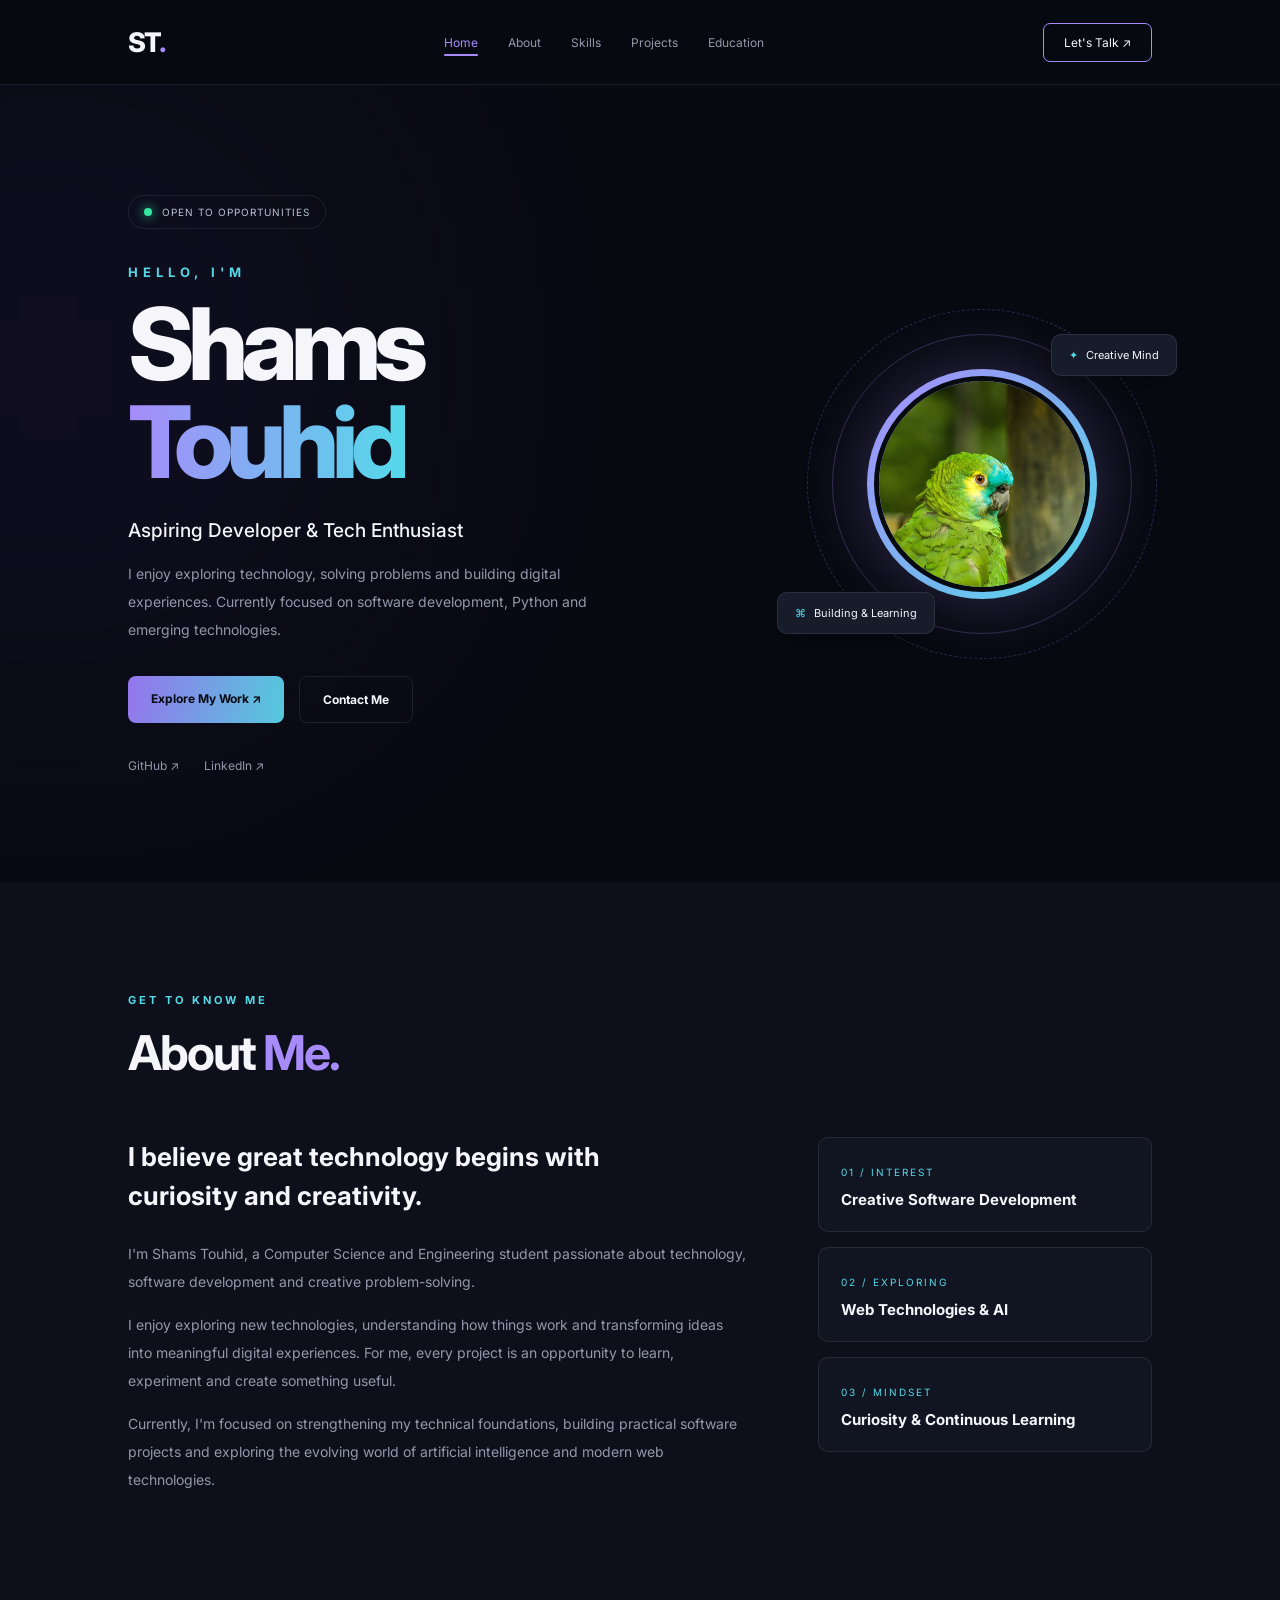
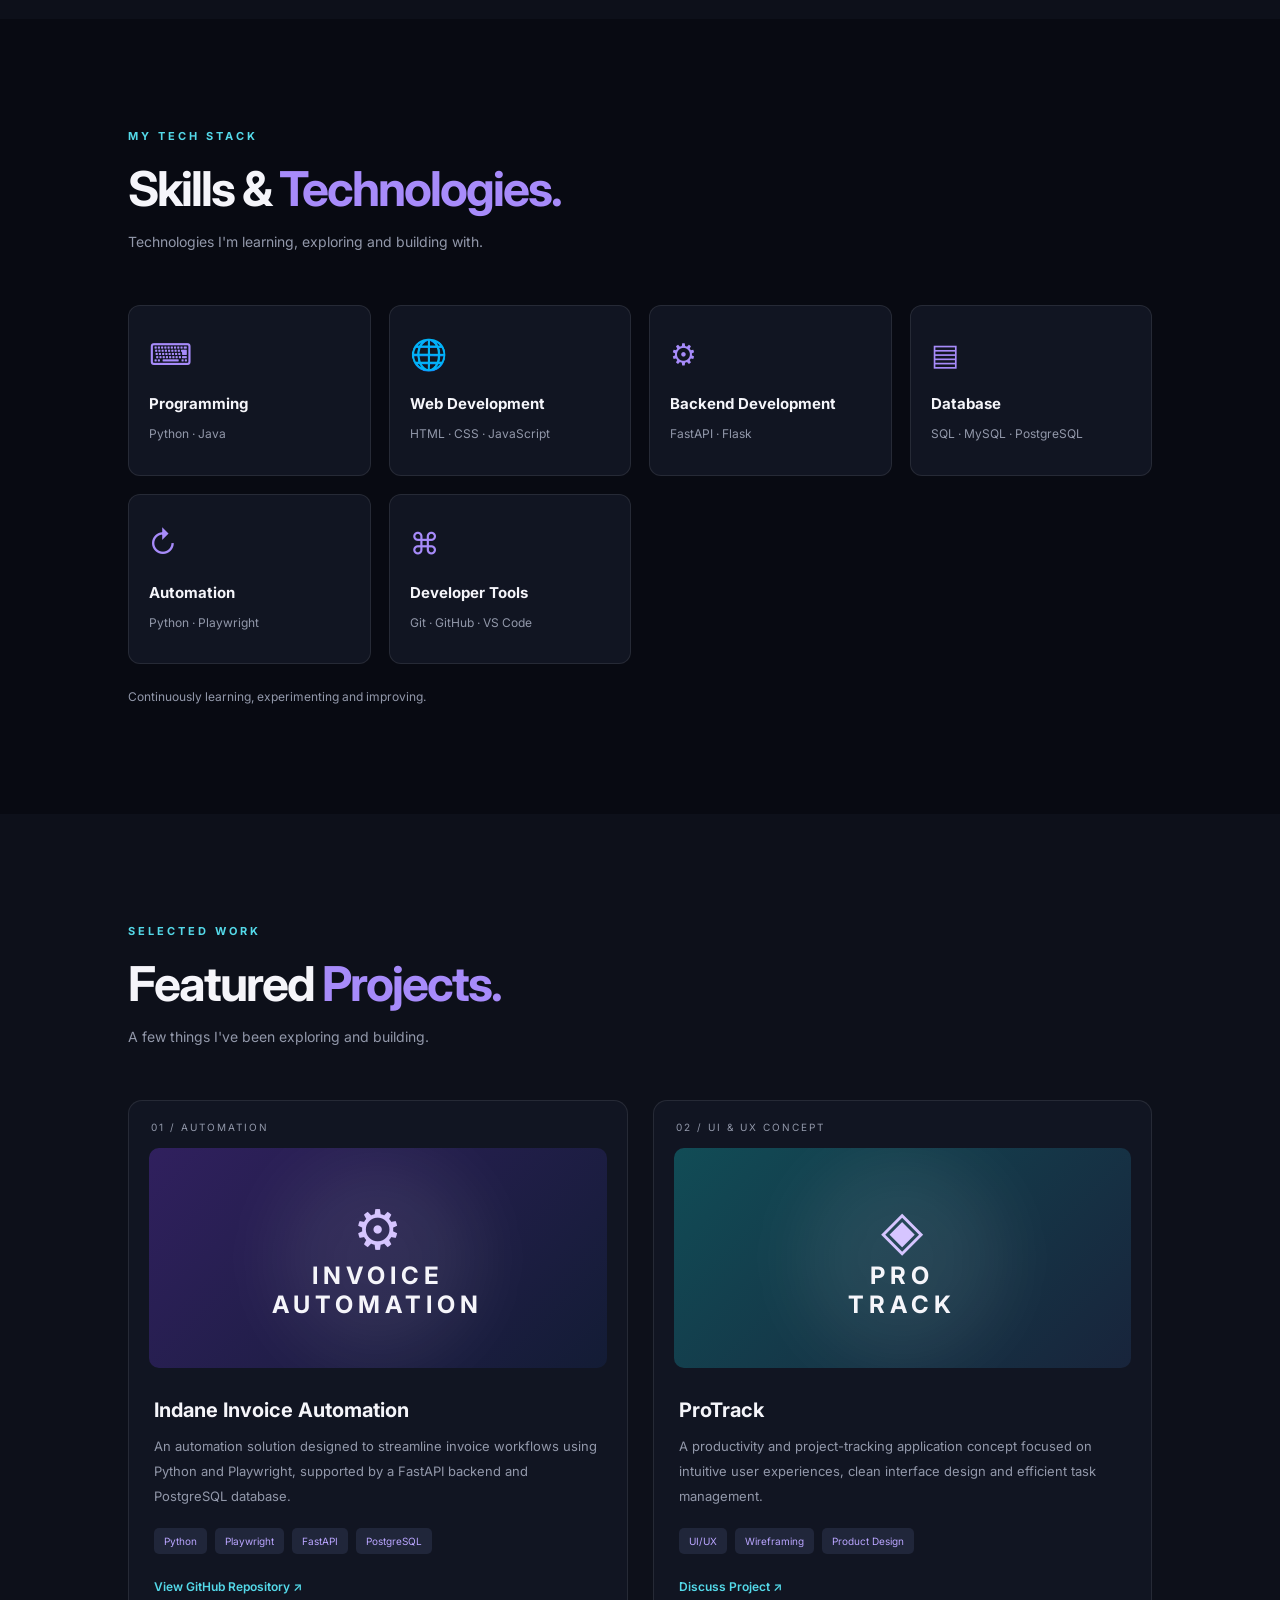
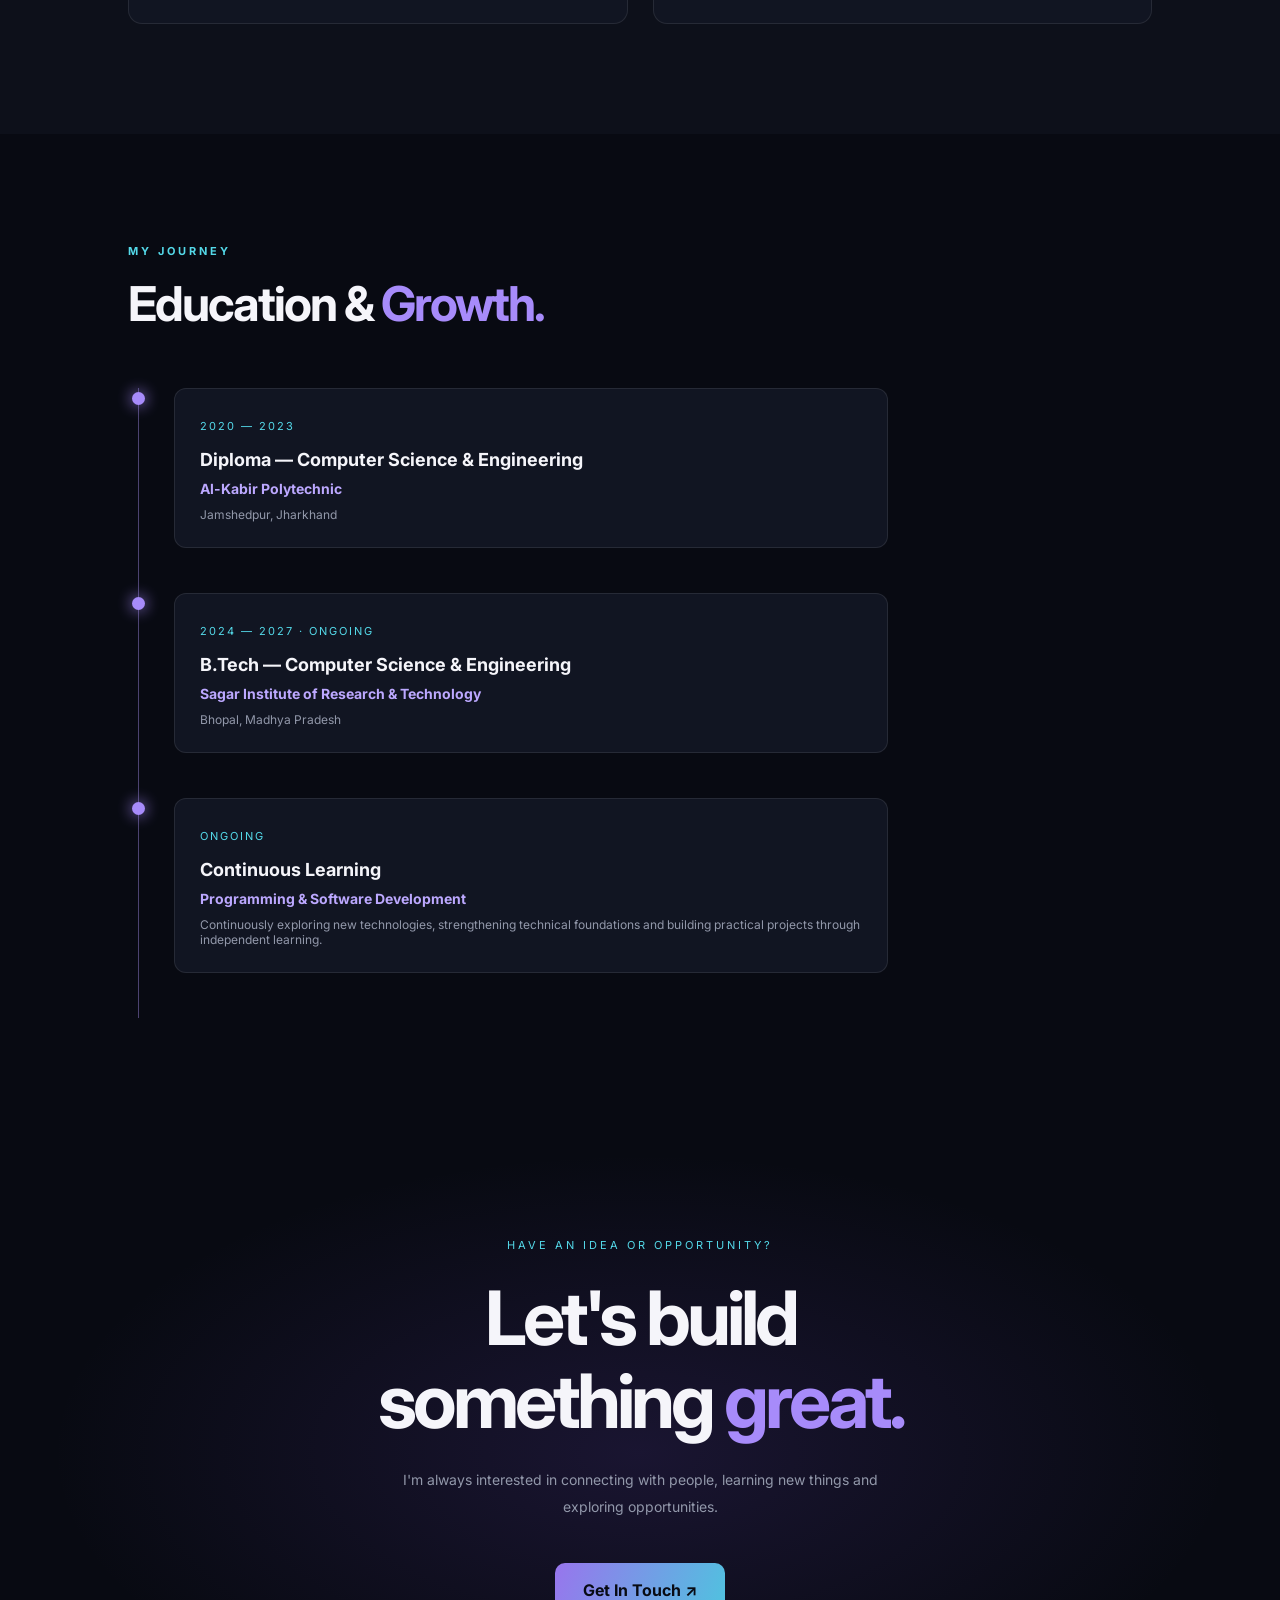
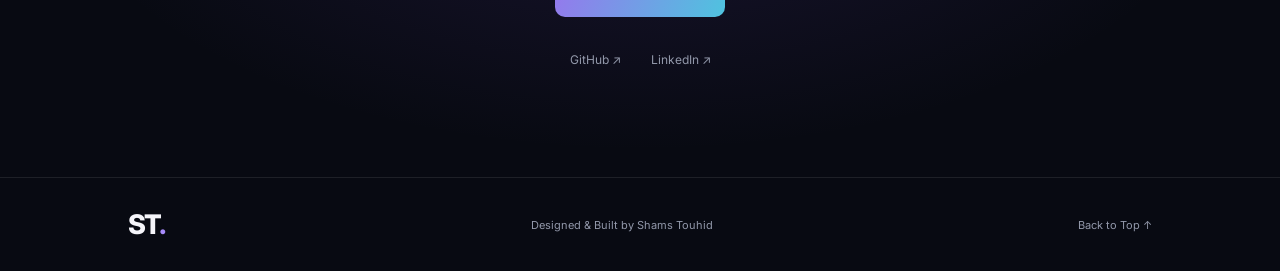
<file: index.html>
<!DOCTYPE html>
<html lang="en">

<head>
    <!-- Character Encoding & Responsive Design -->
    <meta charset="UTF-8">
    <meta name="viewport" content="width=device-width, initial-scale=1.0">

    <!-- SEO Metadata -->
    <title>Shams Touhid | Creative Developer & Software Enthusiast</title>

    <meta name="description"
        content="Explore the portfolio of Shams Touhid, a Computer Science and Engineering student passionate about creative development, software engineering, web technologies and emerging technologies.">

    <meta name="author" content="Shams Touhid">

    <meta name="keywords"
        content="Shams Touhid, Creative Developer, Software Developer, Web Development, Python, Java, Portfolio">

    <meta name="robots" content="index, follow">

    <!-- Open Graph Metadata -->
    <meta property="og:type" content="website">
    <meta property="og:title" content="Shams Touhid | Creative Developer">
    <meta property="og:description"
        content="Explore my projects, technical skills and journey in software development.">
    <meta property="og:image" content="https://touhid971.github.io/shams-touhid-portfolio/Social-preview.png">
    <meta property="og:image:width" content="1200">
    <meta property="og:image:height" content="630">
    <meta property="og:image:alt" content="Shams Touhid - Developer Portfolio">
    <!-- CSS Stylesheets -->
    <link rel="stylesheet" href="Style.css">
    <link rel="stylesheet" href="portfolio-fixes.css">

    <!-- Google Fonts -->
    <link rel="preconnect" href="https://fonts.googleapis.com">
    <link rel="preconnect" href="https://fonts.gstatic.com" crossorigin>

    <link
        href="https://fonts.googleapis.com/css2?family=Inter:wght@400;500;600;700;800&display=swap"
        rel="stylesheet">

</head>

<body>

    <!-- ============================= -->
    <!-- NAVIGATION HEADER -->
    <!-- ============================= -->

    <header class="navbar">

        <a href="#home" class="logo">ST<span>.</span></a>

        <button
            type="button"
            class="menu-toggle"
            id="menuToggle"
            aria-label="Open navigation"
            aria-expanded="false"
            aria-controls="mainNav">

            <span></span>
            <span></span>
            <span></span>

        </button>

        <nav id="mainNav" aria-label="Main navigation">

            <a href="#home">Home</a>
            <a href="#about">About</a>
            <a href="#skills">Skills</a>
            <a href="#projects">Projects</a>
            <a href="#education">Education</a>

        </nav>

        <a href="#contact" class="nav-contact">
            Let's Talk ↗
        </a>

    </header>


    <!-- ============================= -->
    <!-- MAIN CONTENT -->
    <!-- ============================= -->

    <main id="main-content">


        <!-- ============================= -->
        <!-- HERO SECTION -->
        <!-- ============================= -->

        <section id="home" class="hero section">

            <div class="hero-content">

                <div class="availability">
                    <span></span>
                    OPEN TO OPPORTUNITIES
                </div>

                <p class="intro">HELLO, I'M</p>

                <h1>
                    Shams<br>
                    <span>Touhid</span>
                </h1>

                <h2>
                    Aspiring Developer & Tech Enthusiast
                </h2>

                <p class="hero-description">
                    I enjoy exploring technology, solving problems
                    and building digital experiences. Currently
                    focused on software development, Python and
                    emerging technologies.
                </p>

                <div class="hero-buttons">

                    <a href="#projects" class="btn primary">
                        Explore My Work ↗
                    </a>

                    <a href="#contact" class="btn secondary">
                        Contact Me
                    </a>

                </div>

                <div class="social-text">

                    <a
                        href="https://github.com/Touhid971"
                        target="_blank"
                        rel="noopener noreferrer">

                        GitHub ↗

                    </a>

                    <a
                        href="https://www.linkedin.com/in/shams-touhid071/"
                        target="_blank"
                        rel="noopener noreferrer">

                        LinkedIn ↗

                    </a>

                </div>

            </div>


            <div class="hero-visual">

                <div class="orbit orbit-one"></div>
                <div class="orbit orbit-two"></div>

                <div class="hero-image">

                    <img
                        src="parrot.jpg"
                        alt="Profile image displayed in Shams Touhid's developer portfolio"
                        width="400"
                        height="400"
                        decoding="async"
                        fetchpriority="high"
                    >


                </div>

                <div class="floating-card card-top">
                    <span>✦</span> Creative Mind
                </div>

                <div class="floating-card card-bottom">
                    <span>⌘</span> Building & Learning
                </div>

            </div>

        </section>


        <!-- ============================= -->
        <!-- ABOUT SECTION -->
        <!-- ============================= -->

        <section id="about" class="section about">

            <div class="section-heading reveal">

                <p>GET TO KNOW ME</p>

                <h2>About <span>Me.</span></h2>

            </div>


            <div class="about-grid">

                <div class="about-main reveal">

                    <h3>
                        I believe great technology begins
                        with curiosity and creativity.
                    </h3>

                    <p>
                        I'm Shams Touhid, a Computer Science and
                        Engineering student passionate about
                        technology, software development and
                        creative problem-solving.
                    </p>

                    <p>
                        I enjoy exploring new technologies,
                        understanding how things work and
                        transforming ideas into meaningful
                        digital experiences. For me, every
                        project is an opportunity to learn,
                        experiment and create something useful.
                    </p>

                    <p>
                        Currently, I'm focused on strengthening
                        my technical foundations, building
                        practical software projects and exploring
                        the evolving world of artificial
                        intelligence and modern web technologies.
                    </p>

                </div>


                <div class="about-details reveal">

                    <div class="detail-card">

                        <span>01 / INTEREST</span>

                        <h4>Creative Software Development</h4>

                    </div>


                    <div class="detail-card">

                        <span>02 / EXPLORING</span>

                        <h4>Web Technologies & AI</h4>

                    </div>


                    <div class="detail-card">

                        <span>03 / MINDSET</span>

                        <h4>Curiosity & Continuous Learning</h4>

                    </div>

                </div>

            </div>

        </section>


        <!-- ============================= -->
        <!-- SKILLS SECTION -->
        <!-- ============================= -->

        <section id="skills" class="section skills">

            <div class="section-heading reveal">

                <p>MY TECH STACK</p>

                <h2>Skills & <span>Technologies.</span></h2>

                <p class="section-description">
                    Technologies I'm learning, exploring and building with.
                </p>

            </div>


            <div class="skills-grid">

                <!-- Programming -->
                <div class="skill-card reveal">

                    <span class="skill-icon">⌨</span>

                    <h3>Programming</h3>

                    <p>Python · Java</p>

                </div>


                <!-- Web Development -->
                <div class="skill-card reveal">

                    <span class="skill-icon">🌐</span>

                    <h3>Web Development</h3>

                    <p>HTML · CSS · JavaScript</p>

                </div>


                <!-- Backend Development -->
                <div class="skill-card reveal">

                    <span class="skill-icon">⚙</span>

                    <h3>Backend Development</h3>

                    <p>FastAPI · Flask</p>

                </div>


                <!-- Database -->
                <div class="skill-card reveal">

                    <span class="skill-icon">▤</span>

                    <h3>Database</h3>

                    <p>SQL · MySQL · PostgreSQL</p>

                </div>


                <!-- Automation -->
                <div class="skill-card reveal">

                    <span class="skill-icon">↻</span>

                    <h3>Automation</h3>

                    <p>Python · Playwright</p>

                </div>


                <!-- Developer Tools -->
                <div class="skill-card reveal">

                    <span class="skill-icon">⌘</span>

                    <h3>Developer Tools</h3>

                    <p>Git · GitHub · VS Code</p>

                </div>

            </div>


            <p class="skills-note">
                Continuously learning, experimenting and improving.
            </p>

        </section>


        <!-- ============================= -->
        <!-- PROJECTS SECTION -->
        <!-- ============================= -->

        <section id="projects" class="section projects">

            <div class="section-heading reveal">

                <p>SELECTED WORK</p>

                <h2>Featured <span>Projects.</span></h2>

                <p class="section-description">
                    A few things I've been exploring and building.
                </p>

            </div>


            <div class="projects-grid">

                <!-- Project One: Indane Invoice Automation -->
                <article class="project-card reveal">

                    <div class="project-number">
                        01 / AUTOMATION
                    </div>

                    <div class="project-visual project-one">

                        <span class="project-symbol">⚙</span>

                        <h3>
                            INVOICE<br>
                            AUTOMATION
                        </h3>

                    </div>


                    <div class="project-info">

                        <h3>Indane Invoice Automation</h3>

                        <p>
                            An automation solution designed to streamline
                            invoice workflows using Python and Playwright,
                            supported by a FastAPI backend and PostgreSQL
                            database.
                        </p>

                        <div class="tags">

                            <span>Python</span>
                            <span>Playwright</span>
                            <span>FastAPI</span>
                            <span>PostgreSQL</span>

                        </div>

                        <a
                            href="https://github.com/Touhid971/indane-invoice-automation-v2"
                            target="_blank"
                            rel="noopener noreferrer"
                            class="project-link">

                            View GitHub Repository ↗

                        </a>

                    </div>

                </article>


                <!-- Project Two: ProTrack -->
                <article class="project-card reveal">

                    <div class="project-number">
                        02 / UI & UX CONCEPT
                    </div>

                    <div class="project-visual project-two">

                        <span class="project-symbol">◈</span>

                        <h3>
                            PRO<br>
                            TRACK
                        </h3>

                    </div>


                    <div class="project-info">

                        <h3>ProTrack</h3>

                        <p>
                            A productivity and project-tracking application
                            concept focused on intuitive user experiences,
                            clean interface design and efficient task
                            management.
                        </p>

                        <div class="tags">

                            <span>UI/UX</span>
                            <span>Wireframing</span>
                            <span>Product Design</span>

                        </div>

                        <a href="#contact" class="project-link">
                            Discuss Project ↗
                        </a>

                    </div>

                </article>

            </div>

        </section>


        <!-- ============================= -->
        <!-- EDUCATION SECTION -->
        <!-- ============================= -->

        <section id="education" class="section education">

            <div class="section-heading reveal">

                <p>MY JOURNEY</p>

                <h2>Education & <span>Growth.</span></h2>

            </div>


            <div class="timeline">

                <!-- Diploma -->
                <div class="timeline-item reveal">

                    <div class="timeline-dot"></div>

                    <div class="timeline-content">

                        <span>2020 — 2023</span>

                        <h3>
                            Diploma — Computer Science & Engineering
                        </h3>

                        <h4>Al-Kabir Polytechnic</h4>

                        <p>Jamshedpur, Jharkhand</p>

                    </div>

                </div>


                <!-- Bachelor's Degree -->
                <div class="timeline-item reveal">

                    <div class="timeline-dot"></div>

                    <div class="timeline-content">

                        <span>2024 — 2027 · ONGOING</span>

                        <h3>
                            B.Tech — Computer Science & Engineering
                        </h3>

                        <h4>
                            Sagar Institute of Research & Technology
                        </h4>

                        <p>Bhopal, Madhya Pradesh</p>

                    </div>

                </div>


                <!-- Continuous Learning -->
                <div class="timeline-item reveal">

                    <div class="timeline-dot"></div>

                    <div class="timeline-content">

                        <span>ONGOING</span>

                        <h3>Continuous Learning</h3>

                        <h4>Programming & Software Development</h4>

                        <p>
                            Continuously exploring new technologies,
                            strengthening technical foundations and
                            building practical projects through
                            independent learning.
                        </p>

                    </div>

                </div>

            </div>

        </section>


        <!-- ============================= -->
        <!-- CONTACT SECTION -->
        <!-- ============================= -->

        <section id="contact" class="section contact">

            <div class="contact-box reveal">

                <p>HAVE AN IDEA OR OPPORTUNITY?</p>

                <h2>
                    Let's build<br>
                    something <span>great.</span>
                </h2>

                <p class="contact-description">
                    I'm always interested in connecting with
                    people, learning new things and exploring
                    opportunities.
                </p>

                <a
                    href="mailto:touhidshams971@gmail.com"
                    class="btn-primary">

                    Get In Touch ↗

                </a>


                <div class="contact-socials">

                    <a
                        href="https://github.com/Touhid971"
                        target="_blank"
                        rel="noopener noreferrer">

                        GitHub ↗

                    </a>

                    <a
                        href="https://www.linkedin.com/in/shams-touhid071/"
                        target="_blank"
                        rel="noopener noreferrer">

                        LinkedIn ↗

                    </a>

                </div>

            </div>

        </section>

    </main>


    <!-- ============================= -->
    <!-- FOOTER -->
    <!-- ============================= -->

    <footer>

        <a href="#home" class="logo">
            ST<span>.</span>
        </a>

        <p>Designed & Built by Shams Touhid</p>

        <a href="#home">
            Back to Top ↑
        </a>

    </footer>


    <!-- ============================= -->
    <!-- JAVASCRIPT -->
    <!-- ============================= -->

    <script src="script.js" defer></script>

</body>

</html>
</file>
<file: Style.css>
/* =========================
   GLOBAL SETTINGS
========================= */

:root {
    --bg: #080a12;
    --card: #111522;
    --purple: #a78bfa;
    --cyan: #54d9e9;
    --white: #f5f5fa;
    --muted: #9298aa;
    --border: rgba(255,255,255,0.09);
}

* {
    margin: 0;
    padding: 0;
    box-sizing: border-box;
}

html {
    scroll-behavior: auto;
    scroll-padding-top: 90px;
}

body {
    background: var(--bg);
    color: var(--white);
    font-family: 'Inter', sans-serif;
    overflow-x: hidden;
}

a {
    color: inherit;
    text-decoration: none;
}

::selection {
    background: var(--purple);
    color: white;
}

button {
    font: inherit;
}

.section {
    padding: 110px 10%;
    position: relative;
}

.section-heading {
    margin-bottom: 55px;
}

.section-heading > p:first-child {
    color: var(--cyan);
    font-size: 11px;
    font-weight: 700;
    letter-spacing: 3px;
    margin-bottom: 16px;
}

.section-heading h2 {
    font-size: clamp(32px, 5vw, 48px);
    letter-spacing: -2px;
}

.section-heading h2 span,
.contact-box h2 span {
    color: var(--purple);
}

.section-description {
    color: var(--muted);
    margin-top: 15px;
    font-size: 14px;
}


/* =========================
   NAVIGATION
========================= */

.navbar {
    height: 85px;
    padding: 0 10%;
    display: flex;
    justify-content: space-between;
    align-items: center;
    position: sticky;
    top: 0;
    z-index: 100;
    background: rgba(8,10,18,0.85);
    backdrop-filter: blur(20px);
    -webkit-backdrop-filter: blur(20px);
    border-bottom: 1px solid var(--border);
}

.logo {
    font-size: 27px;
    font-weight: 800;
    letter-spacing: -2px;
}

.logo span {
    color: var(--purple);
}

.navbar nav {
    display: flex;
    gap: 30px;
}

.navbar nav a {
    font-size: 12px;
    color: var(--muted);
    transition: 0.3s;
}

.navbar nav a:hover {
    color: var(--purple);
}

.nav-contact {
    padding: 11px 20px;
    border: 1px solid var(--purple);
    border-radius: 7px;
    font-size: 12px;
    transition: 0.3s;
}

.nav-contact:hover {
    background: var(--purple);
    color: #080a12;
}

/* Hamburger button - hidden on desktop */

.menu-toggle {
    display: none;
    color: var(--white);
}


/* =========================
   HERO
========================= */

.hero {
    min-height: 650px;
    display: flex;
    align-items: center;
    justify-content: space-between;
    gap: 60px;
    overflow: hidden;
}

.hero::before {
    content: "";
    position: absolute;
    width: 400px;
    height: 400px;
    background: #6038b7;
    filter: blur(180px);
    opacity: 0.2;
    top: 10%;
    left: -150px;
    pointer-events: none;
}

.hero-content {
    max-width: 580px;
    position: relative;
    z-index: 2;
    animation: slideIn 1s ease both;
}

.availability {
    display: inline-flex;
    align-items: center;
    gap: 10px;
    padding: 10px 15px;
    border: 1px solid var(--border);
    border-radius: 30px;
    color: #b8c3d1;
    font-size: 10px;
    letter-spacing: 1px;
    margin-bottom: 35px;
}

.availability span {
    height: 8px;
    width: 8px;
    background: #36e7a1;
    border-radius: 50%;
    box-shadow: 0 0 12px #36e7a1;
    animation: pulse 1.5s infinite;
}

.intro {
    color: var(--cyan);
    letter-spacing: 5px;
    font-size: 13px;
    font-weight: 700;
    margin-bottom: 15px;
}

.hero h1 {
    font-size: clamp(65px, 9vw, 100px);
    line-height: 0.98;
    letter-spacing: -7px;
    font-weight: 800;
}

.hero h1 span {
    background: linear-gradient(90deg, #a78bfa, #54d9e9);
    background-clip: text;
    -webkit-background-clip: text;
    color: transparent;
}

.hero h2 {
    margin-top: 28px;
    font-size: 19px;
    font-weight: 500;
}

.hero-description {
    max-width: 470px;
    color: var(--muted);
    font-size: 14px;
    line-height: 2;
    margin-top: 18px;
}

.hero-buttons {
    display: flex;
    gap: 15px;
    margin-top: 32px;
    flex-wrap: wrap;
}

.btn {
    display: inline-block;
    padding: 15px 23px;
    border-radius: 8px;
    font-size: 12px;
    font-weight: 700;
    transition: 0.3s;
}

.primary {
    background: linear-gradient(100deg, #9575ed, #54c9dc);
    color: #080a12;
}

.primary:hover {
    transform: translateY(-5px);
    box-shadow: 0 12px 30px rgba(167,139,250,0.25);
}

.secondary {
    border: 1px solid var(--border);
}

.secondary:hover {
    border-color: var(--purple);
    color: var(--purple);
    transform: translateY(-5px);
}

.social-text {
    display: flex;
    gap: 25px;
    margin-top: 35px;
}

.social-text a {
    font-size: 12px;
    color: var(--muted);
    transition: 0.3s;
}

.social-text a:hover {
    color: var(--cyan);
}


/* =========================
   HERO IMAGE
========================= */

.hero-visual {
    width: 340px;
    height: 340px;
    position: relative;
    flex-shrink: 0;
    display: flex;
    justify-content: center;
    align-items: center;
    animation: fadeIn 1.5s ease;
}

.hero-image {
    width: 230px;
    height: 230px;
    padding: 7px;
    border-radius: 50%;
    background: linear-gradient(135deg, var(--purple), var(--cyan));
    box-shadow: 0 0 65px rgba(167,139,250,0.25);
    animation: float 4s ease-in-out infinite;
    z-index: 2;
}

.hero-image img {
    height: 100%;
    width: 100%;
    border-radius: 50%;
    object-fit: cover;
    border: 5px solid var(--bg);
}

.orbit {
    position: absolute;
    border: 1px solid rgba(167,139,250,0.25);
    border-radius: 50%;
}

.orbit-one {
    width: 300px;
    height: 300px;
    animation: rotate 15s linear infinite;
}

.orbit-two {
    width: 350px;
    height: 350px;
    border-style: dashed;
    animation: rotate 25s linear infinite reverse;
}

.floating-card {
    position: absolute;
    padding: 13px 17px;
    border-radius: 10px;
    background: #171c2b;
    border: 1px solid var(--border);
    font-size: 11px;
    box-shadow: 0 10px 30px rgba(0,0,0,0.3);
    z-index: 3;
}

.floating-card span {
    color: var(--cyan);
    margin-right: 5px;
}

.card-top {
    top: 20px;
    right: -25px;
}

.card-bottom {
    bottom: 20px;
    left: -35px;
}


/* =========================
   ABOUT
========================= */

.about {
    background: #0d101a;
}

.about-grid {
    display: grid;
    grid-template-columns: 1.3fr 0.7fr;
    gap: 70px;
}

.about-main h3 {
    font-size: 26px;
    line-height: 1.5;
    margin-bottom: 25px;
    max-width: 570px;
}

.about-main p {
    color: var(--muted);
    font-size: 14px;
    line-height: 2;
    margin-bottom: 15px;
}

.about-details {
    display: flex;
    flex-direction: column;
    gap: 15px;
}

.detail-card {
    padding: 22px;
    background: var(--card);
    border: 1px solid var(--border);
    border-radius: 10px;
    transition: 0.3s;
}

.detail-card:hover {
    transform: translateX(8px);
    border-color: var(--purple);
}

.detail-card span {
    color: var(--cyan);
    font-size: 10px;
    letter-spacing: 2px;
}

.detail-card h4 {
    margin-top: 10px;
    font-size: 15px;
}


/* =========================
   SKILLS
========================= */

.skills-grid {
    display: grid;
    grid-template-columns: repeat(4, 1fr);
    gap: 18px;
}

.skill-card {
    padding: 30px 20px;
    background: var(--card);
    border: 1px solid var(--border);
    border-radius: 12px;
    transition: 0.35s;
}

.skill-card:hover {
    transform: translateY(-8px);
    border-color: var(--purple);
    box-shadow: 0 15px 35px rgba(0,0,0,0.2);
}

.skill-icon {
    font-size: 30px;
    color: var(--purple);
}

.skill-card h3 {
    font-size: 15px;
    margin-top: 22px;
}

.skill-card p {
    color: var(--muted);
    font-size: 12px;
    margin-top: 10px;
    line-height: 1.8;
}

.skills-note {
    color: var(--muted);
    font-size: 12px;
    margin-top: 25px;
}


/* =========================
   PROJECTS
========================= */

.projects {
    background: #0d101a;
}

.projects-grid {
    display: grid;
    grid-template-columns: repeat(2, 1fr);
    gap: 25px;
}

.project-card {
    overflow: hidden;
    background: var(--card);
    border: 1px solid var(--border);
    border-radius: 14px;
    transition: 0.35s;
}

.project-card:hover {
    transform: translateY(-8px);
    border-color: var(--purple);
}

.project-number {
    color: var(--muted);
    font-size: 10px;
    letter-spacing: 2px;
    padding: 20px 22px 0;
}

.project-visual {
    min-height: 220px;
    margin: 15px 20px;
    border-radius: 10px;
    display: flex;
    flex-direction: column;
    justify-content: center;
    align-items: center;
    position: relative;
    overflow: hidden;
}

.project-one {
    background: linear-gradient(135deg, #30205e, #131c35);
}

.project-two {
    background: linear-gradient(135deg, #114c56, #18243b);
}

.project-visual::before {
    content: "";
    position: absolute;
    width: 200px;
    height: 200px;
    border-radius: 50%;
    background: rgba(255,255,255,0.08);
    filter: blur(35px);
}

.project-symbol {
    font-size: 55px;
    color: #d6c5ff;
    z-index: 1;
}

.project-visual h3 {
    font-size: 24px;
    letter-spacing: 5px;
    line-height: 1.2;
    text-align: center;
    z-index: 1;
}

.project-info {
    padding: 15px 25px 28px;
}

.project-info h3 {
    font-size: 20px;
}

.project-info p {
    color: var(--muted);
    font-size: 13px;
    line-height: 1.9;
    margin-top: 12px;
}

.tags {
    display: flex;
    flex-wrap: wrap;
    gap: 8px;
    margin-top: 20px;
}

.tags span {
    padding: 7px 10px;
    background: #20263a;
    color: #b9a5ff;
    border-radius: 5px;
    font-size: 10px;
}

.project-link {
    display: inline-block;
    color: var(--cyan);
    font-size: 12px;
    margin-top: 25px;
    font-weight: 600;
}

.project-link:hover {
    color: white;
}


/* =========================
   EDUCATION
========================= */

.timeline {
    max-width: 750px;
    margin-left: 10px;
    border-left: 1px solid #4c4371;
}

.timeline-item {
    position: relative;
    padding: 0 0 45px 35px;
}

.timeline-dot {
    position: absolute;
    left: -7px;
    top: 4px;
    width: 13px;
    height: 13px;
    background: var(--purple);
    border-radius: 50%;
    box-shadow: 0 0 15px var(--purple);
}

.timeline-content {
    background: var(--card);
    border: 1px solid var(--border);
    border-radius: 12px;
    padding: 25px;
}

.timeline-content span {
    color: var(--cyan);
    font-size: 11px;
    letter-spacing: 2px;
}

.timeline-content h3 {
    margin-top: 15px;
    font-size: 18px;
}

.timeline-content h4 {
    margin-top: 10px;
    color: #bca8ff;
    font-size: 14px;
}

.timeline-content p {
    color: var(--muted);
    font-size: 12px;
    margin-top: 10px;
}


/* =========================
   CONTACT
========================= */

.contact {
    background:
        radial-gradient(
            ellipse at center,
            rgba(106,70,190,0.18),
            transparent 65%
        );
    text-align: center;
}

.contact-box {
    max-width: 700px;
    margin: auto;
}

.contact-box > p:first-child {
    color: var(--cyan);
    font-size: 11px;
    letter-spacing: 3px;
    margin-bottom: 25px;
}

.contact-box h2 {
    font-size: clamp(45px, 7vw, 75px);
    line-height: 1.1;
    letter-spacing: -4px;
}

.contact-description {
    color: var(--muted);
    font-size: 14px;
    line-height: 1.9;
    max-width: 480px;
    margin: 25px auto;
}

.contact-socials {
    display: flex;
    justify-content: center;
    gap: 30px;
    margin-top: 35px;
}

.contact-socials a {
    font-size: 12px;
    color: var(--muted);
}

.contact-socials a:hover {
    color: var(--cyan);
}


/* =========================
   FOOTER
========================= */

footer {
    padding: 30px 10%;
    border-top: 1px solid var(--border);
    display: flex;
    justify-content: space-between;
    align-items: center;
    gap: 15px;
}

footer p,
footer > a:last-child {
    font-size: 11px;
    color: var(--muted);
}

footer > a:last-child:hover {
    color: var(--purple);
}


/* =========================
   ANIMATIONS
========================= */

@keyframes slideIn {
    from {
        opacity: 0;
        transform: translateX(-40px);
    }

    to {
        opacity: 1;
        transform: translateX(0);
    }
}

@keyframes fadeIn {
    from {
        opacity: 0;
        transform: scale(0.8);
    }

    to {
        opacity: 1;
        transform: scale(1);
    }
}

@keyframes float {
    0%, 100% {
        transform: translateY(0);
    }

    50% {
        transform: translateY(-15px);
    }
}

@keyframes rotate {
    from {
        transform: rotate(0deg);
    }

    to {
        transform: rotate(360deg);
    }
}

@keyframes pulse {
    50% {
        opacity: 0.4;
        box-shadow: 0 0 3px #36e7a1;
    }
}


/* =========================
   SCROLL REVEAL
========================= */

.reveal {
    opacity: 0;
    transform: translateY(25px);
    transition: opacity 0.7s ease, transform 0.7s ease;
}

.reveal.visible {
    opacity: 1;
    transform: translateY(0);
}


/* =========================
   RESPONSIVE DESIGN
========================= */

@media (max-width: 1000px) {

    .section {
        padding: 90px 7%;
    }

    .navbar {
        padding: 0 7%;
    }

    .hero {
        gap: 25px;
    }

    .hero-visual {
        transform: scale(0.85);
    }

    .skills-grid {
        grid-template-columns: repeat(2, 1fr);
    }

    .about-grid {
        gap: 40px;
    }
}


/* =========================
   TABLET AND MOBILE
========================= */

@media (max-width: 700px) {

    .navbar {
        position: sticky;
        height: 75px;
        min-height: 75px;
        padding: 0 6%;
        flex-wrap: nowrap;
        gap: 12px;
    }

    .logo {
        margin-right: auto;
    }

    /* Hamburger button */

    .menu-toggle {
        order: 2;
        display: flex;
        width: 42px;
        height: 42px;
        padding: 9px;
        flex-direction: column;
        justify-content: center;
        align-items: center;
        gap: 5px;
        border: 1px solid var(--border);
        border-radius: 8px;
        background: var(--card);
        cursor: pointer;
        z-index: 102;
    }

    .menu-toggle span {
        display: block;
        width: 20px;
        height: 2px;
        border-radius: 2px;
        background: var(--white);
        transition: transform 0.3s ease, opacity 0.3s ease;
    }

    /* Hamburger changes into X */

    .menu-toggle.active span:first-child {
        transform: translateY(7px) rotate(45deg);
    }

    .menu-toggle.active span:nth-child(2) {
        opacity: 0;
    }

    .menu-toggle.active span:last-child {
        transform: translateY(-7px) rotate(-45deg);
    }

    /* Mobile navigation dropdown */

    .navbar nav {
        display: none;
        position: absolute;
        top: 100%;
        left: 0;
        right: 0;
        order: 4;
        width: 100%;
        padding: 18px 6% 22px;
        flex-direction: column;
        align-items: stretch;
        gap: 0;
        background: rgba(8, 10, 18, 0.98);
        border-bottom: 1px solid var(--border);
        box-shadow: 0 18px 30px rgba(0, 0, 0, 0.25);
    }

    .navbar nav.open {
        display: flex;
    }

    .navbar nav a {
        display: block;
        padding: 13px 4px;
        font-size: 13px;
        border-bottom: 1px solid var(--border);
    }

    .navbar nav a:last-child {
        border-bottom: 0;
    }

    .nav-contact {
        order: 3;
        padding: 9px 13px;
        font-size: 11px;
        white-space: nowrap;
    }

    .section {
        padding: 75px 7%;
    }

    .hero {
        flex-direction: column-reverse;
        text-align: center;
        padding-top: 65px;
        gap: 40px;
    }

    .hero-visual {
        transform: scale(0.85);
        margin: -15px 0;
    }

    .hero-buttons,
    .social-text {
        justify-content: center;
    }

    .hero-description {
        margin-left: auto;
        margin-right: auto;
    }

    .hero h1 {
        font-size: 68px;
        letter-spacing: -4px;
    }

    .about-grid {
        grid-template-columns: 1fr;
        gap: 35px;
    }

    .projects-grid {
        grid-template-columns: 1fr;
    }

    .contact-box h2 {
        letter-spacing: -2px;
    }

    footer {
        flex-direction: column;
        text-align: center;
    }
}


/* =========================
   SMALL MOBILE
========================= */

@media (max-width: 400px) {

    .hero-visual {
        transform: scale(0.72);
        margin: -35px 0;
    }

    .hero h1 {
        font-size: 58px;
    }

    .skills-grid {
        grid-template-columns: 1fr;
    }

    .hero-buttons .btn {
        padding: 13px 15px;
    }

    .nav-contact {
        padding: 8px 10px;
        font-size: 10px;
    }
}


/* =========================
   ACCESSIBILITY
========================= */

a:focus-visible,
button:focus-visible {
    outline: 2px solid var(--cyan);
    outline-offset: 4px;
}


/* =========================
   REDUCED MOTION
========================= */

@media (prefers-reduced-motion: reduce) {

    *,
    *::before,
    *::after {
        animation: none !important;
        transition: none !important;
        scroll-behavior: auto !important;
    }

    .reveal {
        opacity: 1;
        transform: none;
    }
}



/* =========================
   NAVIGATION CLICK FIX
========================= */

header.navbar {
    position: sticky;
    top: 0;
    z-index: 1000;
    isolation: isolate;
}

header.navbar nav {
    position: relative;
    z-index: 1001;
}

header.navbar nav a,
header.navbar > a,
header.navbar button {
    position: relative;
    pointer-events: auto;
    touch-action: manipulation;
    cursor: pointer;
}

/* Keep mobile dropdown above page content */

@media (max-width: 700px) {

    header.navbar nav {
        position: absolute;
        z-index: 1001;
    }

    header.navbar nav.open {
        display: flex;
    }

}
</file>
<file: portfolio-fixes.css>
/* =========================================
   PORTFOLIO FIXES
   Shams Touhid
   Optimized Version
========================================= */


/* =========================================
   1. GLOBAL FIXES
========================================= */

html {
    scroll-behavior: auto !important;
    scroll-padding-top: 90px;
}

body {
    overflow-x: hidden;
}

img {
    max-width: 100%;
    height: auto;
}

a,
button {
    -webkit-tap-highlight-color: transparent;
    touch-action: manipulation;
}


/* =========================================
   2. NAVIGATION
========================================= */

.navbar {
    position: sticky;
    top: 0;
    z-index: 1000;
    isolation: isolate;
}

.navbar nav {
    position: relative;
    z-index: 1001;
}

.navbar nav a,
.navbar > a,
.navbar button {
    cursor: pointer;
    pointer-events: auto;
}


/* =========================================
   3. HAMBURGER MENU
========================================= */

.menu-toggle {
    display: none;
    width: 42px;
    height: 42px;
    padding: 9px;
    background: #111522;
    border: 1px solid rgba(255,255,255,0.15);
    border-radius: 8px;
    cursor: pointer;
    z-index: 1002;
    appearance: none;
    -webkit-appearance: none;
}

.menu-toggle span {
    display: block;
    width: 20px;
    height: 2px;
    margin: 0;
    background: #ffffff;
    border-radius: 2px;
    transition: transform 0.3s ease, opacity 0.3s ease;
    pointer-events: none;
}

/* Hamburger to cross */

.menu-toggle.active span:nth-child(1) {
    transform: translateY(7px) rotate(45deg);
}

.menu-toggle.active span:nth-child(2) {
    opacity: 0;
}

.menu-toggle.active span:nth-child(3) {
    transform: translateY(-7px) rotate(-45deg);
}


/* =========================================
   4. SCROLL REVEAL
========================================= */

.reveal {
    opacity: 0;
    transform: translateY(12px);
    transition:
        opacity 0.35s ease,
        transform 0.35s ease;
}

.reveal.visible {
    opacity: 1;
    transform: translateY(0);
}


/* =========================================
   5. TABLET RESPONSIVE
========================================= */

@media (max-width: 1000px) {

    .section,
    .navbar {
        padding-left: 7%;
        padding-right: 7%;
    }

    .about-grid {
        gap: 40px;
    }
}


/* =========================================
   6. MOBILE RESPONSIVE
========================================= */

@media (max-width: 700px) {

    /* Header */

    .navbar {
        height: 75px;
        min-height: 75px;
        padding: 0 6%;
        display: flex;
        flex-wrap: nowrap;
        justify-content: space-between;
        align-items: center;
        gap: 12px;
    }

    .logo {
        margin-right: auto;
        flex-shrink: 0;
    }


    /* Hamburger button */

    .navbar .menu-toggle {
        display: flex;
        flex-direction: column;
        justify-content: center;
        align-items: center;
        gap: 5px;
        flex-shrink: 0;
        order: 2;
        position: relative;
        z-index: 1002;
        pointer-events: auto;
        touch-action: manipulation;
    }

    .navbar .menu-toggle span {
        display: block;
        width: 20px;
        height: 2px;
        background: #ffffff;
        opacity: 1;
    }


    /* Contact button */

    .nav-contact {
        order: 3;
        padding: 9px 12px;
        font-size: 11px;
        white-space: nowrap;
        flex-shrink: 0;
    }


    /* Mobile dropdown */

    .navbar nav {
        display: none;
        position: absolute;
        top: 100%;
        left: 0;
        right: 0;
        width: 100%;
        padding: 15px 6% 20px;
        flex-direction: column;
        align-items: stretch;
        justify-content: flex-start;
        gap: 0;
        background: #080a12;
        border-bottom: 1px solid var(--border);
        box-shadow: 0 15px 25px rgba(0,0,0,0.3);
        z-index: 1001;
        pointer-events: auto;
    }

    .navbar nav.open {
        display: flex;
    }

    .navbar nav a {
        display: block;
        width: 100%;
        padding: 14px 5px;
        font-size: 13px;
        border-bottom: 1px solid var(--border);
        pointer-events: auto;
        touch-action: manipulation;
    }

    .navbar nav a:last-child {
        border-bottom: none;
    }


    /* General sections */

    .section {
        width: 100%;
        max-width: 100%;
        padding: 75px 7%;
    }


    /* Hero */

    .hero {
        min-height: auto;
        width: 100%;
        padding-top: 30px;
        padding-bottom: 65px;
        display: flex;
        flex-direction: column-reverse;
        align-items: center;
        justify-content: center;
        gap: 18px;
        text-align: center;
    }

    .hero-content {
        width: 100%;
        max-width: 100%;
    }

    .availability {
        margin-bottom: 25px;
    }

    .hero h1 {
        font-size: clamp(55px, 12vw, 68px);
        letter-spacing: -4px;
        overflow-wrap: break-word;
    }

    .hero h2 {
        font-size: 19px;
        line-height: 1.4;
    }

    .hero-description {
        width: 100%;
        max-width: 470px;
        margin-left: auto;
        margin-right: auto;
        font-size: 14px;
    }

    .hero-buttons,
    .social-text {
        justify-content: center;
        flex-wrap: wrap;
    }


    /* Hero image */

    .hero-visual {
        width: 260px;
        height: 260px;
        flex-shrink: 0;
        transform: scale(0.85);
        margin: -20px 0;
    }

    .hero-image {
        width: 190px;
        height: 190px;
    }

    .orbit-one {
        width: 230px;
        height: 230px;
    }

    .orbit-two {
        width: 255px;
        height: 255px;
    }

    .card-top {
        right: -5px;
    }

    .card-bottom {
        left: -5px;
    }


    /* About */

    .about-grid {
        grid-template-columns: 1fr;
        gap: 35px;
    }

    .about-main h3 {
        font-size: 22px;
    }


    /* Skills */

    .skills-grid {
        grid-template-columns: repeat(2, minmax(0, 1fr));
        gap: 12px;
    }

    .skill-card {
        min-width: 0;
        padding: 22px 15px;
    }


    /* Projects */

    .projects-grid {
        grid-template-columns: 1fr;
    }

    .project-card {
        width: 100%;
        min-width: 0;
    }


    /* Education */

    .timeline-content {
        padding: 20px;
    }


    /* Contact */

    .contact-box h2 {
        font-size: clamp(42px, 10vw, 65px);
        letter-spacing: -2px;
    }

    .contact-socials {
        flex-wrap: wrap;
        gap: 20px;
    }


    /* Footer */

    footer {
        flex-direction: column;
        text-align: center;
        padding: 30px 7%;
    }
}


/* =========================================
   7. SMALL MOBILE DEVICES
========================================= */

@media (max-width: 400px) {

    .navbar {
        padding: 0 4%;
        gap: 8px;
    }

    .logo {
        font-size: 24px;
    }

    .nav-contact {
        padding: 8px 9px;
        font-size: 10px;
    }

    .hero h1 {
        font-size: 55px;
    }

    .hero-visual {
        transform: scale(0.75);
        margin: -35px 0;
    }

    .skills-grid {
        grid-template-columns: 1fr;
    }

    .hero-buttons .btn {
        padding: 13px 15px;
    }
}


/* =========================================
   8. ACCESSIBILITY
========================================= */

a:focus-visible,
button:focus-visible {
    outline: 2px solid var(--cyan);
    outline-offset: 4px;
}


/* =========================================
   9. REDUCED MOTION
========================================= */

@media (prefers-reduced-motion: reduce) {

    *,
    *::before,
    *::after {
        animation: none !important;
        transition: none !important;
        scroll-behavior: auto !important;
    }

    .reveal {
        opacity: 1;
        transform: none;
    }
}


/* ACTIVE NAVIGATION LINK */

#mainNav a.active {
    color: #a78bfa;
    position: relative;
}

#mainNav a.active::after {
    content: "";
    position: absolute;
    left: 0;
    bottom: -6px;
    width: 100%;
    height: 2px;
    background: #a78bfa;
    border-radius: 2px;
}


/* CONTACT BUTTON FIX */

.contact-box .btn-primary {
    display: inline-flex;
    align-items: center;
    justify-content: center;
    padding: 17px 28px;
    margin-top: 18px;

    background: linear-gradient(110deg, #9875ed, #4fc3df);
    color: #080b14;

    border: none;
    border-radius: 10px;

    font-weight: 700;
    text-decoration: none;

    transition: transform 0.3s ease,
                box-shadow 0.3s ease;
}


.contact-box .btn-primary:hover {
    transform: translateY(-3px);
    box-shadow: 0 10px 30px rgba(139, 92, 246, 0.25);
}

/* Navigation scroll offset */
section[id] {
    scroll-margin-top: 100px;
}
</file>
